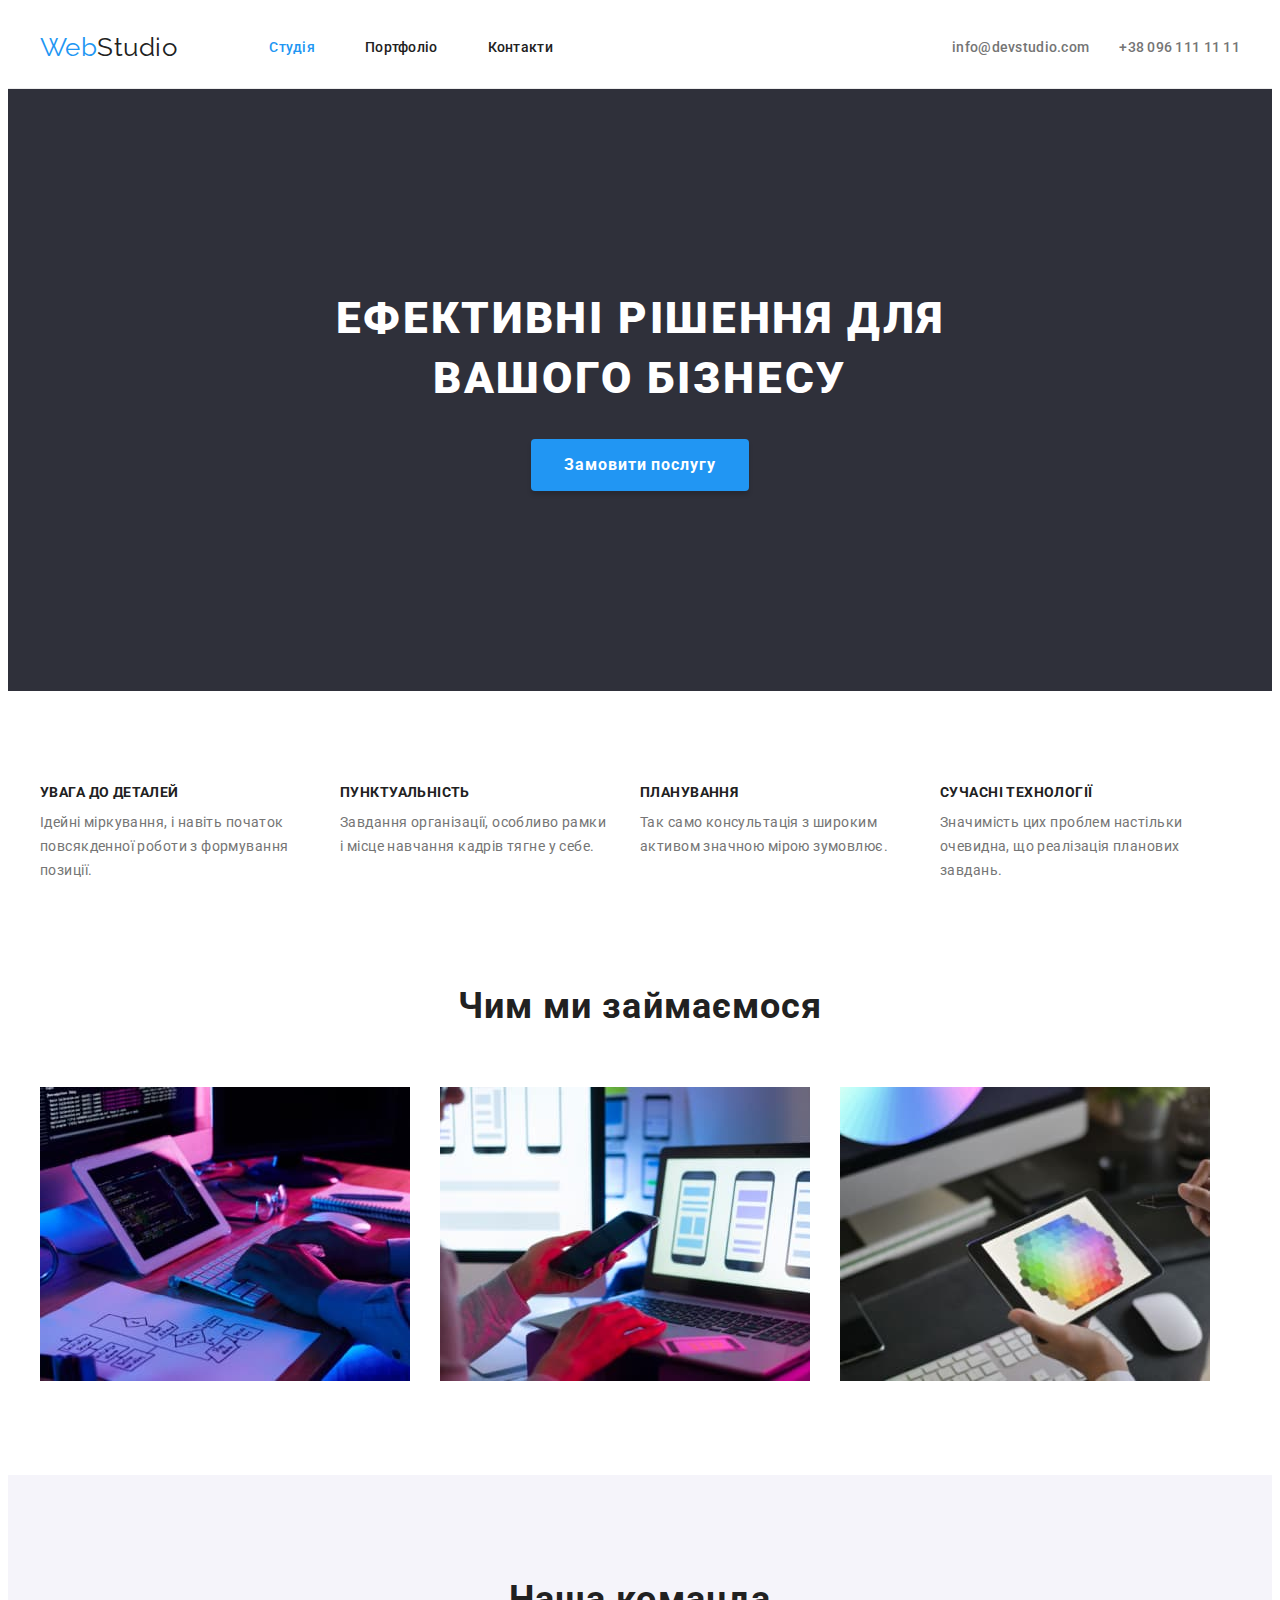
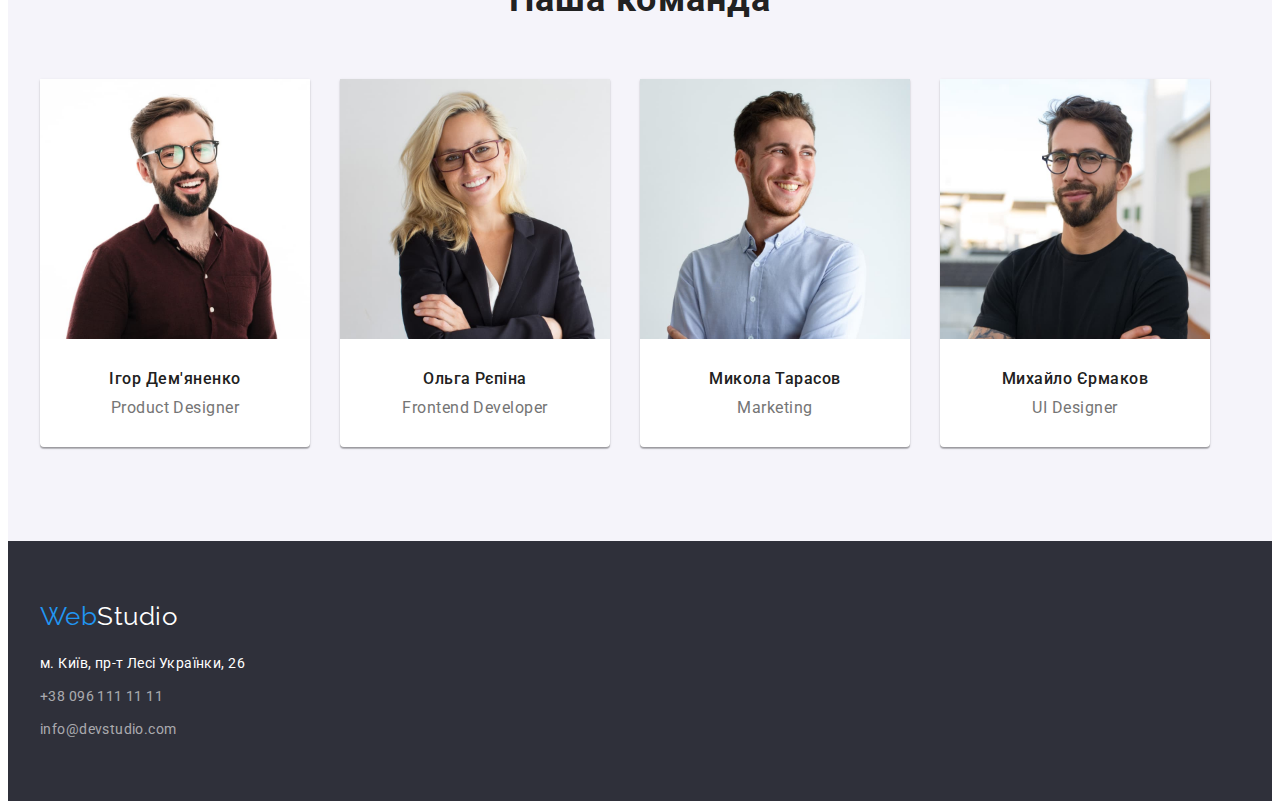
<file: index.html>
<!DOCTYPE html>
<html lang="uk">
<head>
   <meta charset="UTF-8" />
   <meta http-equiv="X-UA-Compatible" content="IE=edge" />
   <meta name="viewport" content="width=device-width, initial-scale=1.0" />
   <title>WebStudio</title>
   <link rel="preconnect" href="https://fonts.googleapis.com" />
   <link rel="preconnect" href="https://fonts.gstatic.com" crossorigin />
   <link
        href="https://fonts.googleapis.com/css2?family=Raleway:wght@700&family=Roboto:wght@400;500;700;900&display=swap"
        rel="stylesheet"
   />
   <link rel="stylesheet" href="https://cdnjs.cloudflare.com/ajax/libs/modern-normalize/1.1.0/modern-normalize.min.css" integrity="sha512-wpPYUAdjBVSE4KJnH1VR1HeZfpl1ub8YT/NKx4PuQ5NmX2tKuGu6U/JRp5y+Y8XG2tV+wKQpNHVUX03MfMFn9Q==" crossorigin="anonymous" referrerpolicy="no-referrer" />
   <link rel="stylesheet" href="./css/style.css" />
 </head>
<body>
   <!-- Heder -->
   <header class="heder">
      <div class="container main-nav">
         <!-- Logo -->
         <a href="./index.html" class="heder-logo link">
           <span class="heder-logo-web">Web</span>Studio
         </a>
         <!-- Site nav -->
         <nav>
            <ul class="site-nav list">
               <li class="item"><a class="link  current" href="./index.html">Студія</a></li>
               <li class="item"><a class="link" href="./portfolio.html">Портфоліо</a></li>
               <li class="item"><a class="link" href="">Контакти</a></li>
             </ul>
         </nav>
          <!-- Site contacts -->
         <ul class="site-contacts list">
           <li class="item"><a class="contacts-link link" href="">info@devstudio.com</a></li>
           <li class="item"><a class="contacts-link link" href="">+38 096 111 11 11</a></li>
         </ul>
      </div>
   </header>
      <!-- Main -->
      <main>
        <!-- Hero -->
        <section class="hero">
           <div class="container list">
              <h1 class="hero-list list">Ефективні рішення для вашого бізнесу</h1>
              <button class="hero-button" type="button">Замовити послугу</button>
           </div>      
        </section>
        <!-- Advantage -->
        <section class="section advantage">
          <div class="container">
             <h2 class="visually-hidden">Переваги</h2>
             <ul class="advantage-benefits list">
               <li class="advantage-list">
                 <h3 class="advantage-title">УВАГА ДО ДЕТАЛЕЙ</h3>
                 <p class="advantage-text">
                   Ідейні міркування, і навіть початок повсякденної роботи з
                   формування позиції.
                 </p>
               </li>
               <li class="advantage-list">
                 <h3 class="advantage-title">ПУНКТУАЛЬНІСТЬ</h3>
                 <p class="advantage-text">
                   Завдання організації, особливо рамки і місце навчання кадрів тягне
                   у себе.
                 </p>
               </li>
               <li class="advantage-list">
                 <h3 class="advantage-title">ПЛАНУВАННЯ</h3>
                 <p class="advantage-text">
                   Так само консультація з широким активом значною мірою зумовлює.
                 </p>
               </li>
               <li class="advantage-list">
                 <h3 class="advantage-title">СУЧАСНІ ТЕХНОЛОГІЇ</h3>
                 <p class="advantage-text">
                   Значимість цих проблем настільки очевидна, що реалізація планових
                   завдань.
                 </p>
               </li>
             </ul>
          </div>
        </section>
        <!-- Work -->
        <section class="section-work">
          <div class="container">
             <h2 class="title-work">Чим ми займаємося</h2>
             <ul class="work">
               <li class="work-list list">
                 <img
                   class="work-img"
                   src="./images/work1img.jpeg"
                   alt="іновації"
                   width="370"
                   height="294"
                 />
               </li>
               <li class="work-list list">
                 <img
                   class="work-img"
                   src="./images/work2img.jpeg"
                   alt="іновації"
                   width="370"
                   height="294"
                 />
               </li>
               <li class="work-list list">
                 <img
                   class="work-img"
                   src="./images/work3img.jpeg"
                   alt="іновації"
                   width="370"
                   height="294"
                 />
               </li>
             </ul>
          </div>
        </section>
        <!-- Team -->
        <section class="section-team">
          <div class="container">
             <h2 class="title-team">Наша команда</h2>
             <ul class="team-list list">
               <li class="team-list-hero">
                 <img
                   class="team-img"
                   src="./images/IhorDemjanenkoimg.jpeg"
                   alt="Ігор Дем'яненко"
                   width="270"
                   height="260"
                 />
                 <div class="team-item">
                  <h3 class="team-hero">Ігор Дем'яненко</h3>
                  <p class="team-text">Product Designer</p>
                 </div>
               </li>
               <li class="team-list-hero">
                 <img
                   class="team-img"
                   src="./images/OlgaRepinaimg.jpeg"
                   alt="Ольга Рєпіна"
                   width="270"
                   height="260"
                 />
                 <div class="team-item">
                  <h3 class="team-hero">Ольга Рєпіна</h3>
                  <p class="team-text">Frontend Developer</p>
                 </div>
               </li>
               <li class="team-list-hero">
                 <img
                   class="team-img"
                   src="./images/MikolaTarasovimg.jpeg"
                   alt="Микола Тарасов"
                   width="270"
                   height="260"
                 />
                 <div class="team-item">
                  <h3 class="team-hero">Микола Тарасов</h3>
                  <p class="team-text">Marketing</p>
                 </div>
               </li>
               <li class="team-list-hero">
                 <img
                   class="team-img"
                   src="./images/MihailoErmakovimg.jpeg"
                   alt="Михайло Єрмаков"
                   width="270"
                   height="260"
                 />
                 <div class="team-item">
                  <h3 class="team-hero">Михайло Єрмаков</h3>
                  <p class="team-text">UI Designer</p>
                 </div>
               </li>
             </ul>
          </div>
        </section>
      </main>
      <!-- Footer -->
      <footer class="footer">
        <div class="footer-container">
           <a href="./index.html" class="footer-logo link">
             <span class="footer-logo-web">Web</span>Studio
           </a>
           <address class="address">
              <ul class="footer-list list">
               <li class="footer-item">
                 <a
                   class="footer-address link"
                   href="https://goo.gl/maps/XTzX59LygXazEwyC6"
                   target="_blank"
                   rel="noopener noreferrer nofollow"
                   >м. Київ, пр-т Лесі Українки, 26
                 </a>
               </li>
               <li class="footer-item">
                 <a class="footer-link link" href="tel:+380961111111"
                   >+38 096 111 11 11
                 </a>
               </li>
               <li class="footer-item">
                 <a class="footer-link link" href="mailto:info@devstudio.com"
                   >info@devstudio.com
                 </a>
               </li>
             </ul>
           </address>
        </div>
      </footer>
</body>     
</html>
</file>
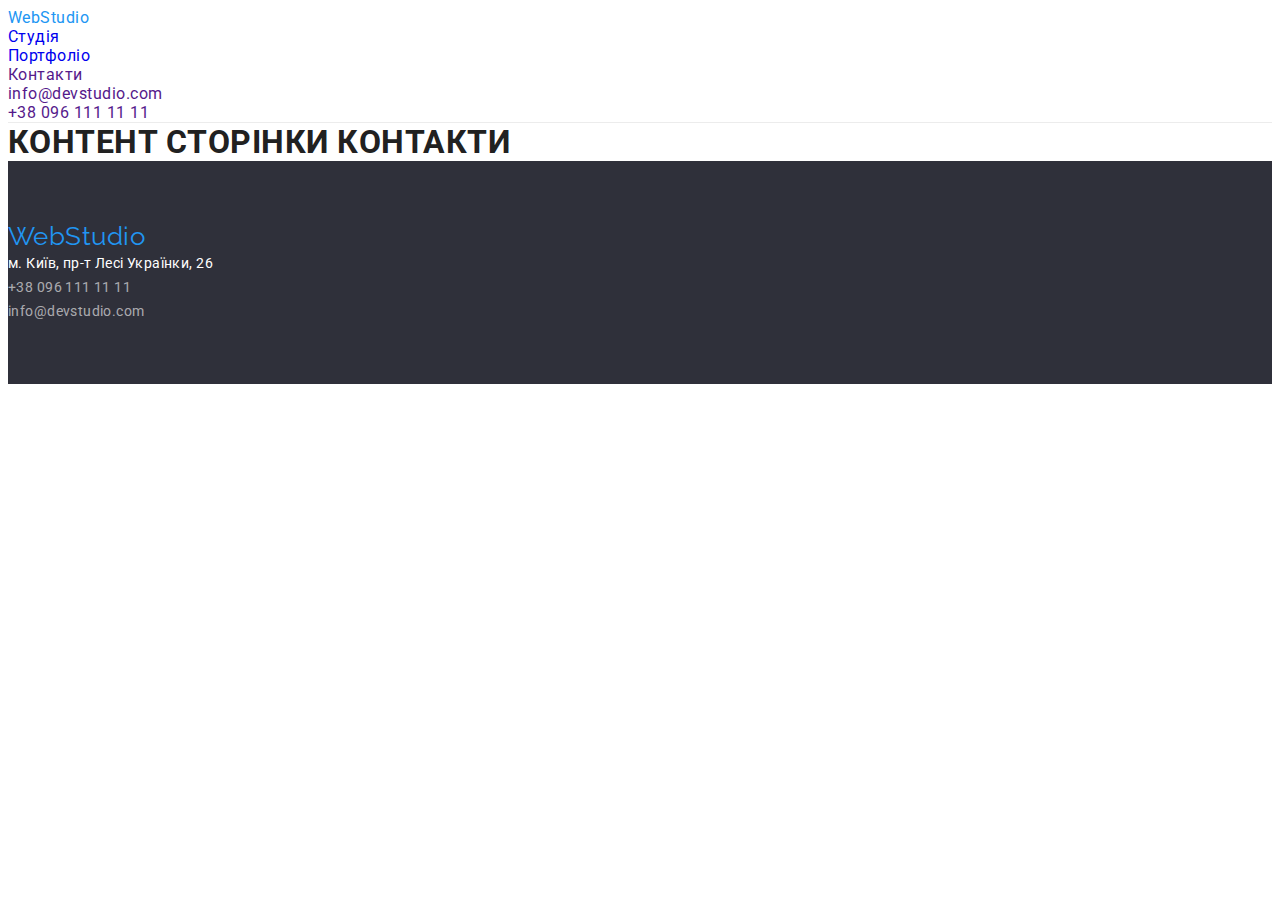
<file: contacts.html>
<!DOCTYPE html>
<html lang="uk">
  <head>
    <meta charset="UTF-8" />
    <meta http-equiv="X-UA-Compatible" content="IE=edge" />
    <meta name="viewport" content="width=device-width, initial-scale=1.0" />
    <title>WebStudio</title>
    <link rel="preconnect" href="https://fonts.googleapis.com" />
    <link rel="preconnect" href="https://fonts.gstatic.com" crossorigin />
    <link
      href="https://fonts.googleapis.com/css2?family=Raleway:wght@700&family=Roboto:wght@400;500;700;900&display=swap"
      rel="stylesheet"
    />
    <link rel="stylesheet" href="./css/style.css" />
  </head>
  <body class="page">
    <!-- Heder -->
    <header class="heder">
      <nav class="heder-navigation">
        <!-- Logo -->
        <a href="./index.html" class="heder-logo-web link"
          >Web<span class="heder-logo-studio">Studio</span>
        </a>
        <!-- Site nav -->
        <ul class="heder-list list">
          <li><a class="link" href="./index.html">Студія</a></li>
          <li><a class="link" href="./portfolio.html">Портфоліо</a></li>
          <li><a class="link current" href="">Контакти</a></li>
        </ul>
      </nav>
      <!-- Site contacts -->
      <ul class="heder-contacts list">
        <li><a class="heder-link link" href="">info@devstudio.com</a></li>
        <li><a class="heder-link link" href="">+38 096 111 11 11</a></li>
      </ul>
    </header>
    <main>
      <section>
        <h1 class="studio">КОНТЕНТ СТОРІНКИ КОНТАКТИ</h1>
      </section>
    </main>
    <!-- Footer -->
    <footer class="footer">
      <a class="footer-logo-web link" href=""
        >Web<span class="footer-logo-studio link">Studio</span>
      </a>
      <address>
        <ul class="footer-list list">
          <li>
            <a
              class="footer-address link"
              href="https://goo.gl/maps/XTzX59LygXazEwyC6"
              target="_blank"
              rel="noopener noreferrer nofollow"
              >м. Київ, пр-т Лесі Українки, 26
            </a>
          </li>
          <li>
            <a class="footer-link link" href="tel:+380961111111"
              >+38 096 111 11 11
            </a>
          </li>
          <li>
            <a class="footer-link link" href="mailto:info@devstudio.com"
              >info@devstudio.com
            </a>
          </li>
        </ul>
      </address>
    </footer>
  </body>
</html>
</file>
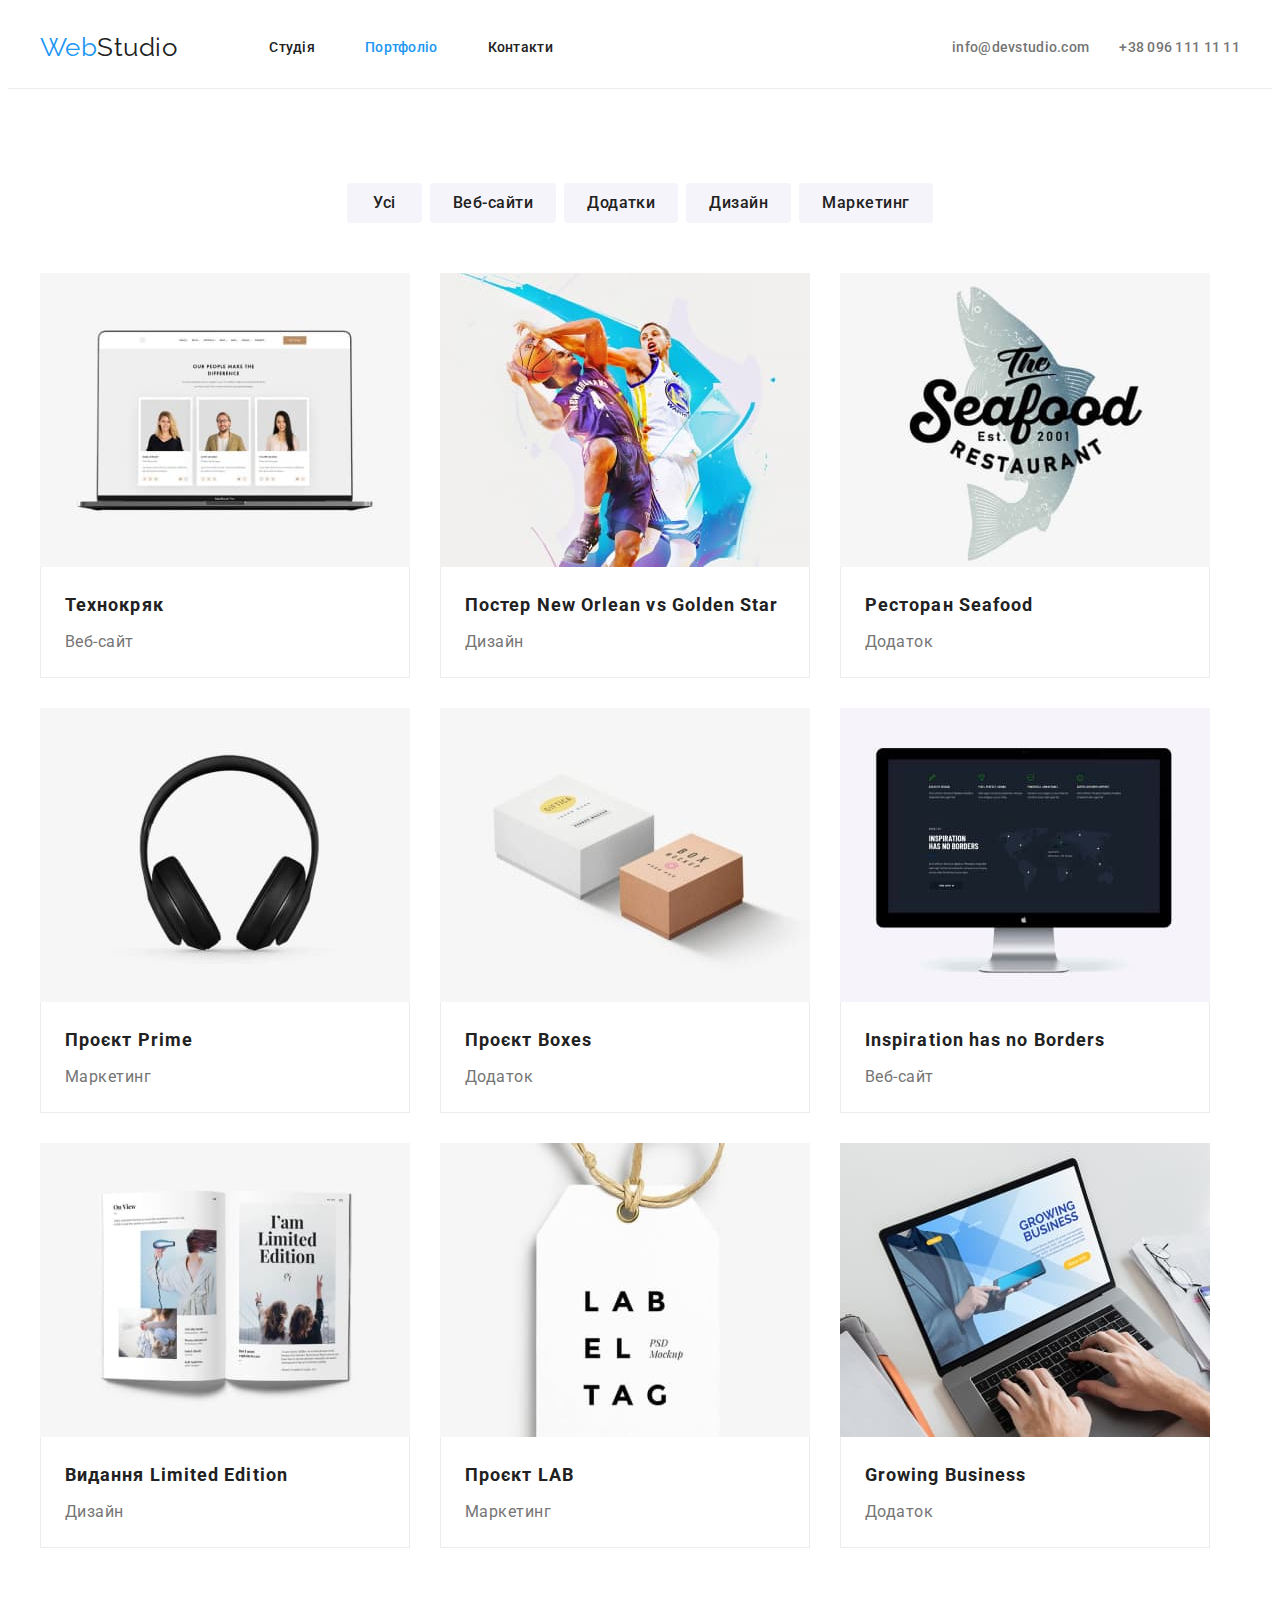
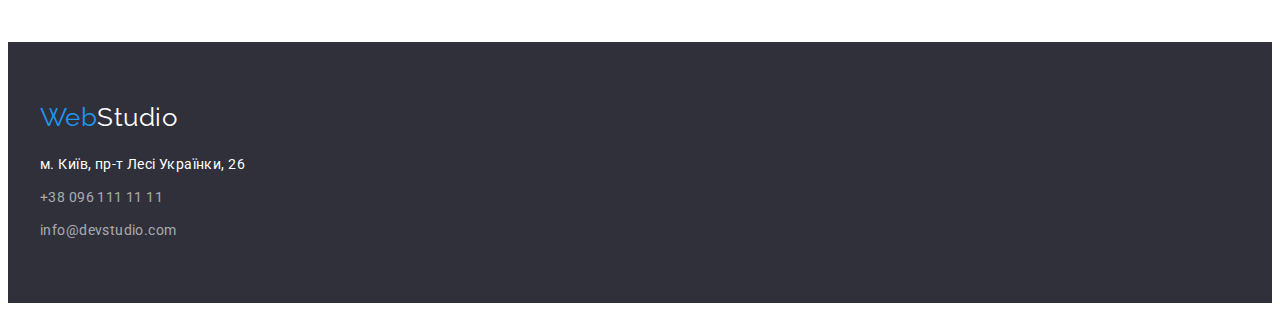
<file: portfolio.html>
<!DOCTYPE html>
<html lang="uk">
  <head>
    <meta charset="UTF-8" />
    <meta http-equiv="X-UA-Compatible" content="IE=edge" />
    <meta name="viewport" content="width=device-width, initial-scale=1.0" />
    <title>WebStudio</title>
    <link rel="preconnect" href="https://fonts.googleapis.com" />
    <link rel="preconnect" href="https://fonts.gstatic.com" crossorigin />
    <link
      href="https://fonts.googleapis.com/css2?family=Raleway:wght@700&family=Roboto:wght@400;500;700;900&display=swap"
      rel="stylesheet"
    />
    <link
      rel="stylesheet"
      href="https://cdnjs.cloudflare.com/ajax/libs/modern-normalize/1.1.0/modern-normalize.min.css"
      integrity="sha512-wpPYUAdjBVSE4KJnH1VR1HeZfpl1ub8YT/NKx4PuQ5NmX2tKuGu6U/JRp5y+Y8XG2tV+wKQpNHVUX03MfMFn9Q=="
      crossorigin="anonymous"
      referrerpolicy="no-referrer"
    />
    <link rel="stylesheet" href="./css/style.css" />
  </head>
  <body>
    <!-- Heder -->
    <header class="heder">
      <div class="container main-nav">
        <!-- Logo -->
        <a href="./index.html" class="heder-logo link">
          <span class="heder-logo-web">Web</span>Studio
        </a>
        <!-- Site nav -->
        <nav>
          <ul class="site-nav list">
            <li class="item"><a class="link" href="./index.html">Студія</a></li>
            <li class="item">
              <a class="link current" href="./portfolio.html">Портфоліо</a>
            </li>
            <li class="item"><a class="link" href="">Контакти</a></li>
          </ul>
        </nav>
        <!-- Site contacts -->
        <ul class="site-contacts list">
          <li class="item">
            <a class="contacts-link link" href="">info@devstudio.com</a>
          </li>
          <li class="item">
            <a class="contacts-link link" href="">+38 096 111 11 11</a>
          </li>
        </ul>
      </div>
    </header>
    <!-- Main -->
    <main>
      <section class="gallery">
        <div class="container">
          <h1 class="visually-hidden">Наші роботи</h1>
          <ul class="filter list">
            <!-- Button -->
            <li class="filter-button">
              <button class="portfolio-button everyone" type="button">
                Усі
              </button>
            </li>
            <li class="filter-button">
              <button class="portfolio-button" type="button">Веб-сайти</button>
            </li>
            <li class="filter-button">
              <button class="portfolio-button" type="button">Додатки</button>
            </li>
            <li class="filter-button">
              <button class="portfolio-button" type="button">Дизайн</button>
            </li>
            <li class="filter-button">
              <button class="portfolio-button" type="button">Маркетинг</button>
            </li>
          </ul>
          <!-- Gallery -->
          <ul class="work-gallery list">
            <li class="work-gallery-item">
              <a class="work-gallery-link link" href="">
               <div class="galery-list">
                  <img
                  class="work-gallery-img"
                  src="./images/технокряк_img.jpeg"
                  alt="Технокряк"
                />
                <div class="gallery-item">
                  <h2 class="work-gallery-title">Технокряк</h2>
                  <p class="work-gallery-text">Веб-сайт</p>
                </div>   
               </div>
              </a>
            </li>
            <li class="work-gallery-item">
              <a class="work-gallery-link link" href="">
               <div class="galery-list">
                  <img
                  class="work-gallery-img"
                  src="./images/постер_img.jpeg"
                  alt="Постер New Orlean vs Golden Star"
                />
                <div class="gallery-item">
                  <h2 class="work-gallery-title">
                    Постер New Orlean vs Golden Star
                  </h2>
                  <p class="work-gallery-text">Дизайн</p>
                </div>
               </div>
              </a>
            </li>
            <li class="work-gallery-item">
              <a class="work-gallery-link link" href="">
               <div class="galery-list">
                  <img
                  class="work-gallery-img"
                  src="./images/ресторан_img.jpeg"
                  alt="Ресторан Seafood"
                />
                <div class="gallery-item">
                  <h2 class="work-gallery-title">Ресторан Seafood</h2>
                  <p class="work-gallery-text">Додаток</p>
                </div>
               </div>
              </a>
            </li>
            <li class="work-gallery-item">
              <a class="work-gallery-link link" href="">
               <div class="galery-list">
                  <img
                  class="work-gallery-img"
                  src="./images/prime_img.jpeg"
                  alt="Проєкт Prime"
                />
                <div class="gallery-item">
                  <h2 class="work-gallery-title">Проєкт Prime</h2>
                  <p class="work-gallery-text">Маркетинг</p>
                </div>
               </div>
              </a>
            </li>
            <li class="work-gallery-item">
              <a class="work-gallery-link link" href="">
               <div class="galery-list">
                  <img
                  class="work-gallery-img"
                  src="./images/проект_boxes_img.jpeg"
                  alt="Проєкт Boxes"
                />
                <div class="gallery-item">
                  <h2 class="work-gallery-title">Проєкт Boxes</h2>
                  <p class="work-gallery-text">Додаток</p>
                </div>
               </div>
              </a>
            </li>
            <li class="work-gallery-item">
              <a class="work-gallery-link link" href="">
               <div class="galery-list">
                  <img
                  class="work-gallery-img"
                  src="./images/inspiration_img.jpeg"
                  alt="Inspiration has no Borders"
                />
                <div class="gallery-item">
                  <h2 class="work-gallery-title">Inspiration has no Borders</h2>
                  <p class="work-gallery-text">Веб-сайт</p>
                </div>
               </div>
              </a>
            </li>
            <li class="work-gallery-item">
              <a class="work-gallery-link link" href="">
               <div class="galery-list">
                  <img
                  class="work-gallery-img"
                  src="./images/видання_img.jpeg"
                  alt="Видання Limited Edition"
                />
                <div class="gallery-item">
                  <h2 class="work-gallery-title">Видання Limited Edition</h2>
                  <p class="work-gallery-text">Дизайн</p>
                </div>
               </div>
              </a>
            </li>
            <li class="work-gallery-item">
              <a class="work-gallery-link link" href="">
               <div class="galery-list">
                  <img
                  class="work-gallery-img"
                  src="./images/lab_img.jpeg"
                  alt="Проєкт LAB"
                />
                <div class="gallery-item">
                  <h2 class="work-gallery-title">Проєкт LAB</h2>
                  <p class="work-gallery-text">Маркетинг</p>
                </div>
               </div>
              </a>
            </li>
            <li class="work-gallery-item">
              <a class="work-gallery-link link" href="">
               <div class="galery-list">
                  <img
                  class="work-gallery-img"
                  src="./images/growing_img.jpeg"
                  alt="Growing Business"
                />
                <div class="gallery-item">
                  <h2 class="work-gallery-title">Growing Business</h2>
                 <p class="work-gallery-text">Додаток</p>
                </div>
               </div>
              </a>
            </li>
          </ul>
        </div>
      </section>
    </main>
    <!-- Footer -->
    <footer class="footer">
      <div class="footer-container">
        <a href="./index.html" class="footer-logo link">
          <span class="footer-logo-web">Web</span>Studio
        </a>
        <address class="address">
          <ul class="footer-list list">
            <li class="footer-item">
              <a
                class="footer-address link"
                href="https://goo.gl/maps/XTzX59LygXazEwyC6"
                target="_blank"
                rel="noopener noreferrer nofollow"
                >м. Київ, пр-т Лесі Українки, 26
              </a>
            </li>
            <li class="footer-item">
              <a class="footer-link link" href="tel:+380961111111"
                >+38 096 111 11 11
              </a>
            </li>
            <li class="footer-item">
              <a class="footer-link link" href="mailto:info@devstudio.com"
                >info@devstudio.com
              </a>
            </li>
          </ul>
        </address>
      </div>
    </footer>
  </body>
</html>
</file>
<file: css/style.css>
/* колір основного тексту #212121 */

/* вторинний колір тексту #757575 */

/* білий колір #FFFFFF */

/* акцент #2196F3 */

/* основний колір фона #2F303A */

/* вторинний колір фона #F5F4FA */

/* колір блоку герой #2F303A */

:root {
   --primary-text-color: #212121;
   --title-text-color: #757575;
   --accent-color: #2196f3;
   --white-color: #ffffff;
   --team-color: #f5f4fa;
   --secondary-background-color: #2f303a;
   --footer-text-color: rgba(255, 255, 255, 0.6);
   --button-color: #188ce8;
   --portfolio-bgr-color: #f5f5f5;
 }
 
 body {
   background-color: var(--white-color);
   color: var(--primary-text-color);
 
   font-family: "Roboto", sans-serif;
   letter-spacing: 0.03em;
 }
 img {
   max-width: 100%;
   display: block;
 }

 h1,
 h2,
 h3,
 h4,
 p {
   margin: 0;
 }

 .list {
   list-style: none;
   padding: 0;
   margin: 0;
 }
 
 .link {
   text-decoration: none;
   padding-top: 32px;
   padding-bottom: 32px;
 }
 
 /* Heder */

.heder {
   border-bottom: 1px solid #ECECEC;
}

 .main-nav {
   display: flex;
   align-items: center;
 }

 .container {
   margin-left: auto;
   margin-right: auto;
   padding-left: 15px;
   padding-right: 15px;
   width: 1200px;
 }

 /* Logo */
 .heder-logo {
   display: block;
   padding-top: 24px;
   padding-bottom: 25px;
   margin-right: 92px;

   color: var(--primary-text-color);
   font-family: "Raleway", sans-serif;
   font-size: 26px;
   line-height: 1.19;
   
 }
 
 .heder-logo-web {
   color: var(--accent-color);
 }
 
 /* Site nav */
 .site-nav {
   display: flex;
 }

 .site-nav .item + .item {
   margin-left: 50px;
   display: block;
  
 } 

 .site-nav .item:last-child {
   margin-right: 0;

 }
   
 .site-nav .link {
   display: block;
   color: var(--primary-text-color);
   font-weight: 500;
   font-size: 14px;
   line-height: 1.14;
   letter-spacing: 0.02em;
 }
 
 .site-nav .link:hover,
 .site-nav .link:focus {
   color: var(--accent-color);
 }
 
 .site-nav .link.current {
   color: var(--accent-color);
 }
 
 /* Site contacts */
 .site-contacts {
   margin-left: auto;
   display: flex;
 }
 
 .site-contacts .contacts-link {
   display: block;
   color: var(--title-text-color);
   font-weight: 500;
   font-size: 14px;
   line-height: 1.14;
   letter-spacing: 0.02em;
   
 }
 
 .site-contacts .contacts-link:hover,
 .site-contacts .contacts-link:focus {
   color: var(--accent-color);
 }

 .contacts-link .link {
   padding-top: 32px;
   padding-bottom: 32px;
 }

 .site-contacts .item + .item {
   margin-left: 30px;
   display: block;
 }
 /* Hero */
 
 .hero {
   background: var(--secondary-background-color);
   text-align: center;
   padding-top: 200px;
   padding-bottom: 200px;
   
 }

 .container .list {
   text-align: center;
 }
 
 .hero-list {
   color: var(--white-color);
   font-weight: 900;
   font-size: 44px;
   line-height: 1.36;
   text-align: center;
   letter-spacing: 0.06em;
   text-transform: uppercase;
   margin-top: 0;
   margin-right: auto;
  margin-left: auto;
   margin-bottom: 30px;
   max-width: 696px;
}
 
 .hero-button {
   background-color: var(--accent-color);
   color: var(--white-color);
   box-shadow: 0px 4px 4px rgba(0, 0, 0, 0.15);
   font-family: inherit;
   font-weight: 700;
   font-size: 16px;
   line-height: 1.88;
   
   letter-spacing: 0.06em;
   border-radius: 4px;
   cursor: pointer;
   text-transform: initial;
   padding: 10px 32px;
   min-width: 216px;
   border: 1px solid transparent;
 }
 
 .hero-button:hover,
 .hero-button:focus {
   background-color: var(--button-color);
 }
 
 /* Advantage */
 
 .advantage {
   padding-top: 94px;
   padding-bottom: 94px;
}

  .visually-hidden {
   position: absolute;
   white-space: nowrap;
   width: 1px;
   height: 1px;
   overflow: hidden;
   border: 0;
   padding: 0;
   clip: rect(0 0 0 0);
   clip-path: inset(50%);
   margin: 0;
 }
 .advantage-list {
   flex-basis: 270px;
   text-align: left;
 }

 .advantage-benefits {
   display: flex;
 }

 .advantage-benefits  .advantage-list + .advantage-list {
   margin-left: 30px;
 }
 
 .advantage-title {
   color: var(--primary-text-color);
   font-weight: 700;
   font-size: 14px;
   line-height: 1.14;
   letter-spacing: 0.03em;
   text-transform: uppercase;
   margin-top: 0;
   margin-bottom: 10px;
 }

 .advantage-text {
   color: var(--title-text-color);
   font-size: 14px;
   line-height: 1.71;
   letter-spacing: 0.03em;
   margin-top: 0;
   margin-bottom: 0;
   
 }
 
 /* Work */
 
 .section-work {
padding-bottom: 94px;
 }

 .title-work {
   color: var(--primary-text-color);
   font-weight: 700;
   font-size: 36px;
   line-height: 1.67;
   text-align: center;
   letter-spacing: 0.03em;
   margin-top: 0;
   margin-bottom: 50px;
 
   
 }

 .work {
   margin-top: 0;
   margin-bottom: 0;
   padding-left: 0;
   display: flex;
   flex-wrap: wrap;
 }
 
 .work-list {
   margin-right: 30px;
 }

 .work-list:nth-child(3n) {
   margin-right: 0;
 }

 .work-img {
   width: 370px;
   height: 294px; 
 }
 
 /* Team */

 .section-team {
   background-color: var(--team-color);
   padding-top: 94px;
   padding-bottom: 94px;
 }

 .title-team {
   color: var(--primary-text-color);
   font-weight: 700;
   font-size: 36px;
   line-height: 1.67;
   text-align: center;
   letter-spacing: 0.03em;
   margin-top: 0px;
   margin-bottom: 50px;
 }
 
 .team-list {
   margin-top: 0;
   margin-bottom: 0;
   display: flex;
   flex-wrap: wrap;
 }
 
 .team-list-hero {
   background-color: var(--white-color);
   box-shadow: 0px 1px 3px rgba(0, 0, 0, 0.12), 0px 1px 1px rgba(0, 0, 0, 0.14), 0px 2px 1px rgba(0, 0, 0, 0.2);
border-radius: 0px 0px 4px 4px;
 }

 .team-list-hero:not(:last-child) {
   margin-right: 30px;
 }

 .team-item {
   padding-top: 30px;
   padding-bottom: 30px;
 }
   
 .team-hero {
   color: var(--primary-text-color);
   font-weight: 500;
   font-size: 16px;
   line-height: 1.19;
   letter-spacing: 0.03em;
   margin-top: 0px;
   margin-bottom: 10px;
   text-align: center;
 }

 .team-text {
   color: var(--title-text-color);
   font-size: 16px;
   line-height: 1.19;
   margin-top: 0;
   margin-bottom: 0;
   text-align: center;
 }
 
 /* Footer */
 
 .footer {
   background-color: var(--secondary-background-color);
   padding-top: 60px;
   padding-bottom: 60px;
}

.footer-container {
   margin-left: auto;
   margin-right: auto;
   padding-left: 15px;
   padding-right: 15px;
   width: 1200px;
}

.footer-logo {
   color: var(--white-color);
   font-family: "Raleway", sans-serif;
   font-size: 26px;
   line-height: 1.19;
   display: inline-block;
   padding-top: 0;
   padding-bottom: 0;
   margin-bottom: 20px;
 }

.footer-logo-web {
   color: var(--accent-color);
   font-family: "Raleway", sans-serif;
   font-size: 26px;
   line-height: 1.19;
 }

 .footer-address {
   color: var(--white-color);
   font-style: normal;
   font-size: 14px;
   line-height: 1.71;
   letter-spacing: 0.03em;
   padding-top: 0;
   padding-bottom: 0;
   display: inline-block;
 }

 .footer-item {
   margin-bottom: 9px;
 }

 .footer-list .footer-item + .footer-item {
   margin-bottom: 9px;
 }

 .footer-list .footer-item:last-child {
   margin-bottom: 0;
 }
 
 .footer-address:hover,
 .footer-address:focus {
   color: var(--accent-color);
 }
 

 .footer-link:hover,
 .footer-link:focus {
   color: var(--accent-color);
 }
 
 .footer-link {
   color: var(--footer-text-color);
   font-style: normal;
   font-size: 14px;
   line-height: 1.71;
   letter-spacing: 0.03em;
   padding-top: 0;
   padding-bottom: 0;
 }
 
 /* Studio */
 
 .studio:hover,
 .studio:focus {
   color: var(--accent-color);
 }
 
 /* ----------------- Сторінка Портфоліо ---------------- */
 
 /* Main */

 .gallery {
   padding-top: 94px;
   padding-bottom: 94px;
 }
 
 .visually-hidden {
   white-space: nowrap;
   width: 1px;
   height: 1px;
   overflow: hidden;
   border: 0;
   padding: 0;
   clip: rect(0 0 0 0);
   clip-path: inset(50%);
   margin: -1px;
 }
 
 /* Button */

 .filter {
   display: flex;
   justify-content: center;
 }
 
 .filter .filter-button + .filter-button {
   margin-left: 8px;
 }

 .portfolio-button {
   background-color: var(--team-color);
   color: var(--primary-text-color);
   font-family: inherit;
   font-weight: 500;
   font-size: 16px;
   line-height: 1.62;
   letter-spacing: 0.03em;
   cursor: pointer;
   text-transform: initial;
   border-radius: 4px;
   border: 1px solid transparent;
   padding-left: 22px;
   padding-top: 6px;
   padding-right: 22px;
   padding-bottom: 6px;
 }
 .everyone {
   padding-left: 25px;
   padding-top: 6px;
   padding-right: 25px;
   padding-bottom: 6px;
}


 .portfolio-button:hover,
 .portfolio-button:focus {
   background-color: var(--accent-color);
   color: var(--white-color);
   box-shadow: 0px 4px 4px rgba(0, 0, 0, 0.15);

 }
 
 /* Work Gallery */

 .work-gallery {
   margin-top: 50px;
   display: flex;
   flex-wrap: wrap;
  
 }

 .galery-list:hover,
 .galery-list:focus {
   box-shadow: 0px 4px 4px rgba(0, 0, 0, 0.15);

 } 

 .gallery-item {
   padding-top: 20px;
   padding-bottom: 20px;
   padding-left: 24px;
   padding-right: 24px;
   border-left: 1px solid #ECECEC;
   border-right: 1px solid #ECECEC;
   border-bottom: 1px solid #ECECEC;
   
      
 }

 .work-gallery-item {
   margin-right: 30px;
   margin-bottom: 30px;
   text-align: left;
 
 }

 .work-gallery-item:nth-child(3n) {
   margin-right: 0;

 }

 .work-gallery-item:nth-last-child(-n + 3) {
   margin-bottom: 0;
 }

 .work-gallery-title {
   font-weight: 700;
   font-size: 18px;
   line-height: 2;
   letter-spacing: 0.06em;
   color: var(--primary-text-color);
   margin-bottom: 4px;
   
 }
 
 .work-gallery-text {
   font-size: 16px;
   line-height: 1.88;
   letter-spacing: 0.03em;
   color: var(--title-text-color);
   
 }
</file>
